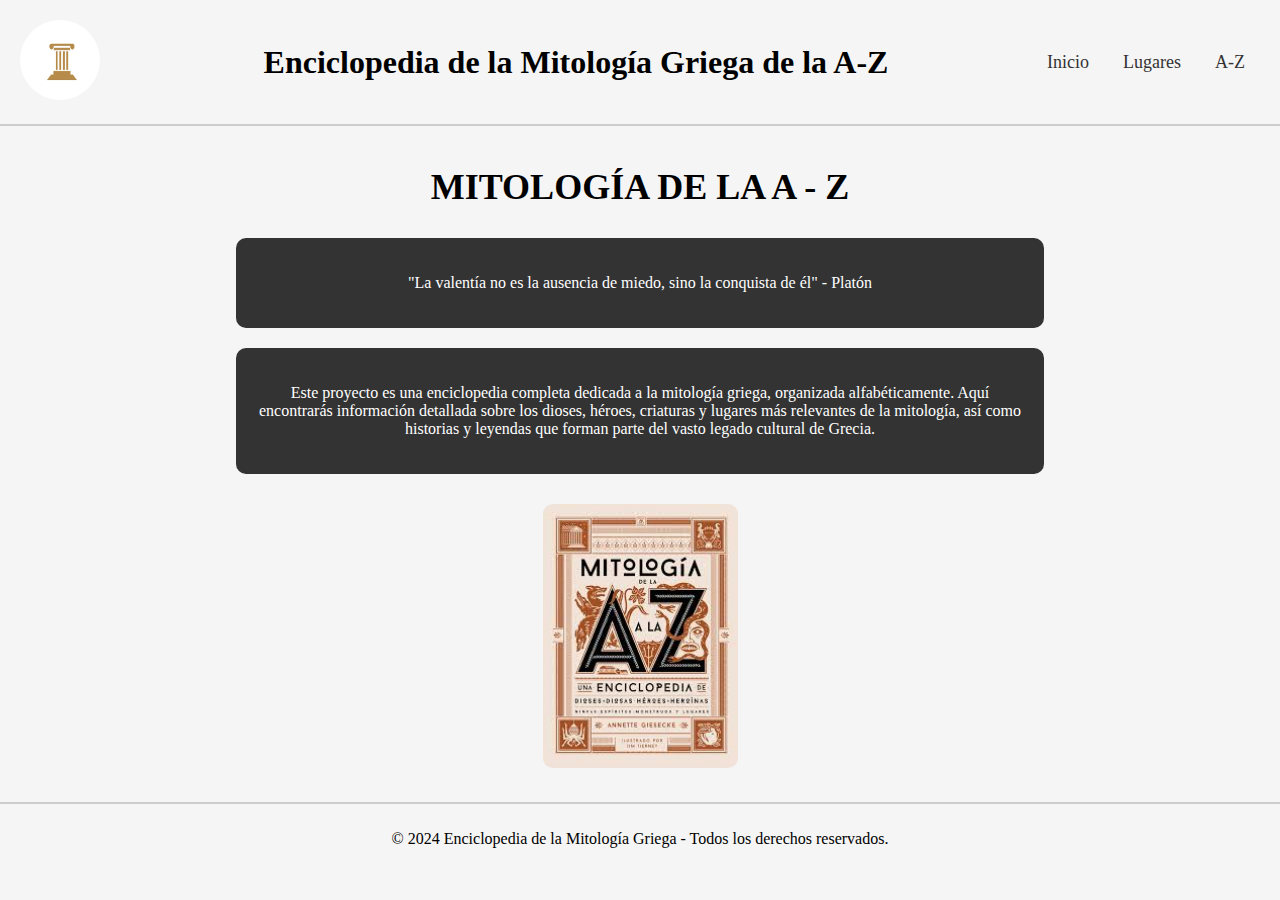
<file: index.html>
<!DOCTYPE html>
<html lang="es">
<head>
    <meta charset="UTF-8">
    <meta name="viewport" content="width=device-width, initial-scale=1.0">
    <title>Enciclopedia de la Mitología Griega de la A-Z</title>
    <link rel="stylesheet" href="styles.css">
</head>
<body>
    <header>
        <div class="header-container">

            <div class="header-image">
                <img src="img/logo_pilar.jpg" alt="Imagen del logo" id="logo">
            </div>

            <h1>Enciclopedia de la Mitología Griega de la A-Z</h1>

            <nav class="nav-links">
                <a href="index.html">Inicio</a>
                <a href="lugares.html">Lugares</a>
                <a href="A-Z.html">A-Z</a>
            </nav>

        </div>
    </header>

    <main>
        <h2>MITOLOGÍA DE LA A - Z</h2>

        <div class="quote-container">
            <p>"La valentía no es la ausencia de miedo, sino la conquista de él" - Platón</p>
        </div>

        <div class="summary-container">
            <p>Este proyecto es una enciclopedia completa dedicada a la mitología griega, organizada alfabéticamente. Aquí encontrarás información detallada sobre los dioses, héroes, criaturas y lugares más relevantes de la mitología, así como historias y leyendas que forman parte del vasto legado cultural de Grecia.</p>
        </div>

        <div class="image-container">
            <img src="img/mitologia.jpeg" alt="Imagen del proyecto" id="centralImage">
        </div>
    </main>

    <footer>
        <p>&copy; 2024 Enciclopedia de la Mitología Griega - Todos los derechos reservados.</p>
    </footer>

</body>
</html>
</file>
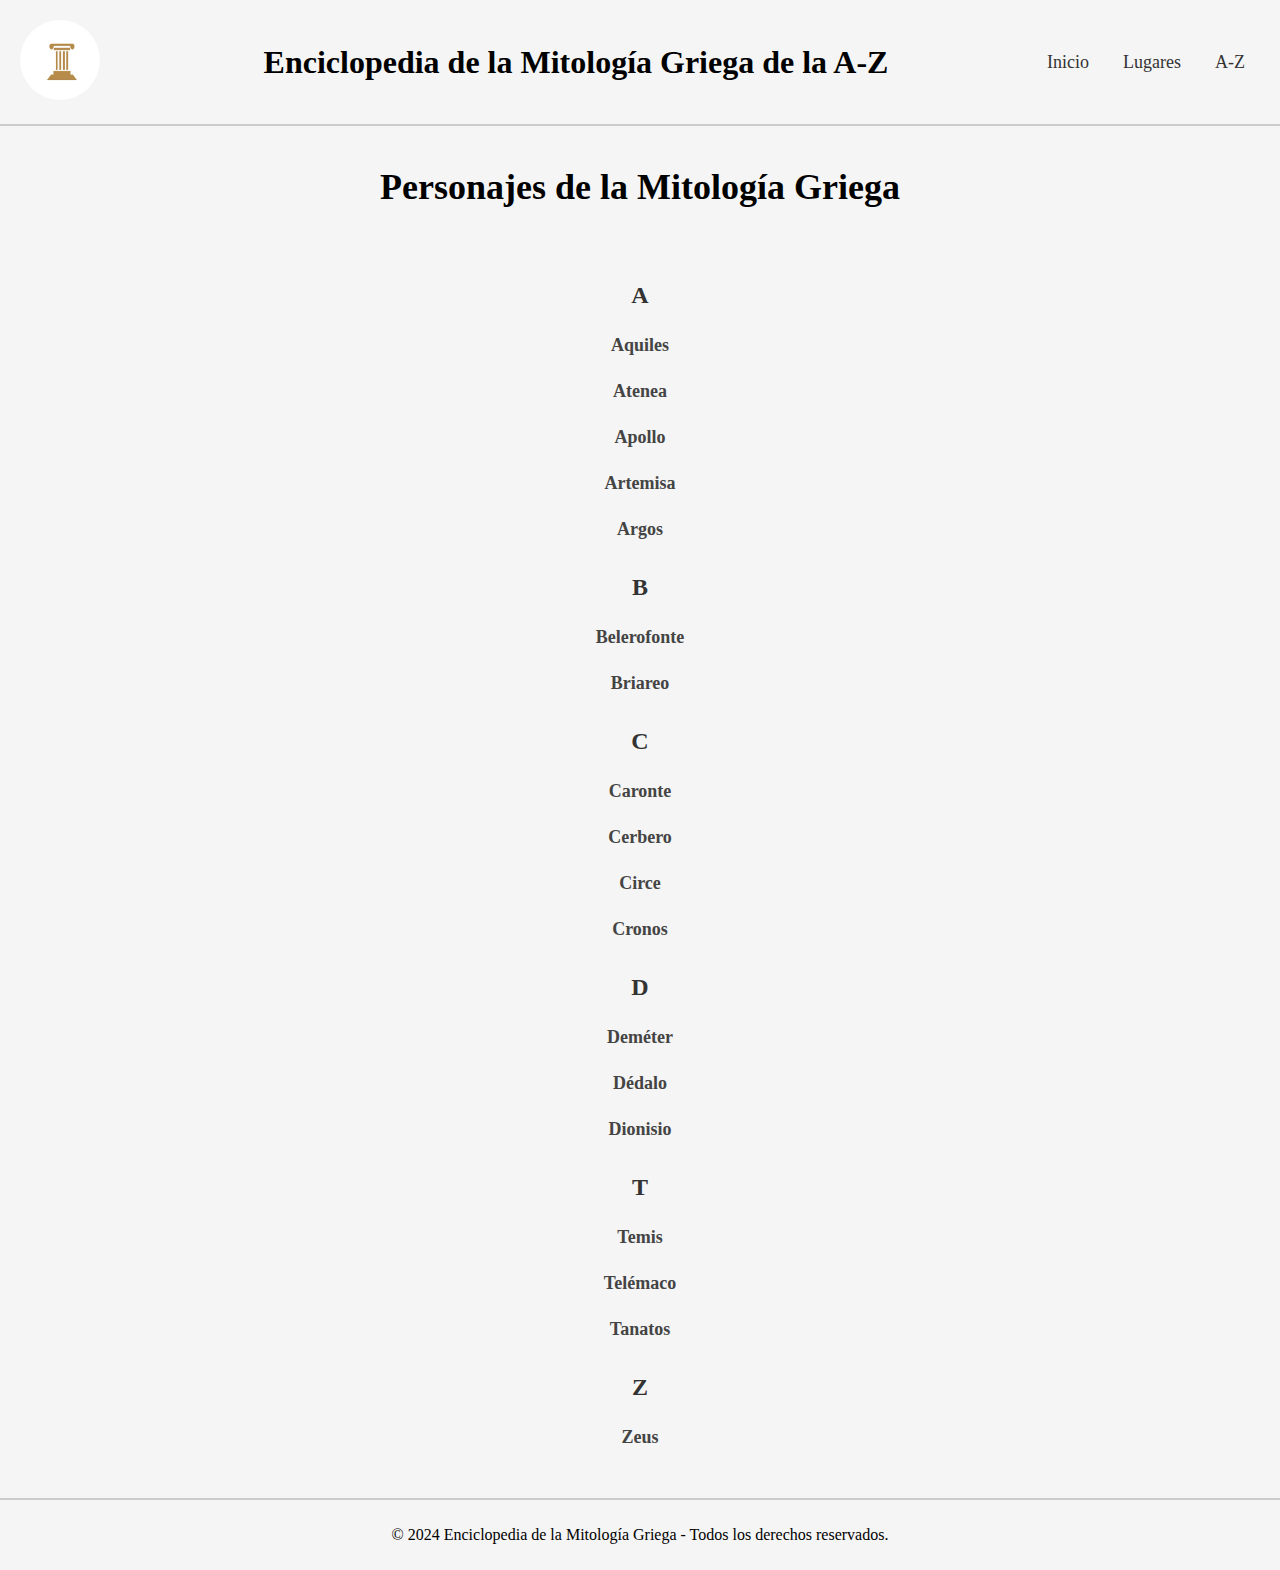
<file: A-Z.html>
<!DOCTYPE html>
<html lang="es">
<head>
    <meta charset="UTF-8">
    <meta name="viewport" content="width=device-width, initial-scale=1.0">
    <title>Personajes de la Mitología Griega</title>
    <link rel="stylesheet" href="styles.css">
</head>
<body>
    <header>
        <div class="header-container">
            <!-- Imagen redondeada -->
            <div class="header-image">
                <img src="img/logo_pilar.jpg" alt="Imagen del logo" id="logo">
            </div>
            <!-- Título del proyecto -->
            <h1>Enciclopedia de la Mitología Griega de la A-Z</h1>
            <!-- Subdivisiones y buscador -->
            <nav class="nav-links">
                <a href="index.html">Inicio</a>
                <a href="lugares.html">Lugares</a>
                <a href="A-Z.html">A-Z</a>
            </nav>

        </div>
    </header>

    <main>
        <!-- Título principal -->
        <h2>Personajes de la Mitología Griega</h2>
        
        <!-- Lista de personajes por letra -->
        <div class="character-list">
            <h3>A</h3>
            <ul>
                <li><a href="A-Z2.html">Aquiles</a></li>
                <li><a href="A-Z2.html">Atenea</a></li>
                <li><a href="A-Z2.html">Apollo</a></li>
                <li><a href="A-Z2.html">Artemisa</a></li>
                <li><a href="A-Z2.html">Argos</a></li>
            </ul>

            <h3>B</h3>
            <ul>
                <li><a href="A-Z2.html">Belerofonte</a></li>
                <li><a href="A-Z2.html">Briareo</a></li>
            </ul>

            <h3>C</h3>
            <ul>
                <li><a href="A-Z2.html">Caronte</a></li>
                <li><a href="A-Z2.html">Cerbero</a></li>
                <li><a href="A-Z2.html">Circe</a></li>
                <li><a href="A-Z2.html">Cronos</a></li>
            </ul>

            <h3>D</h3>
            <ul>
                <li><a href="A-Z2.html">Deméter</a></li>
                <li><a href="A-Z2.html">Dédalo</a></li>
                <li><a href="A-Z2.html">Dionisio</a></li>
            </ul>
            
            <h3>T</h3>
            <ul>
                <li><a href="A-Z2.html">Temis</a></li>
                <li><a href="A-Z2.html">Telémaco</a></li>
                <li><a href="A-Z2.html">Tanatos</a></li>
            </ul>

            <h3>Z</h3>
            <ul>
                <li><a href="A-Z2.html">Zeus</a></li>
            </ul>
        </div>
    </main>

    <footer>
        <p>&copy; 2024 Enciclopedia de la Mitología Griega - Todos los derechos reservados.</p>
    </footer>

</body>
</html>
</file>
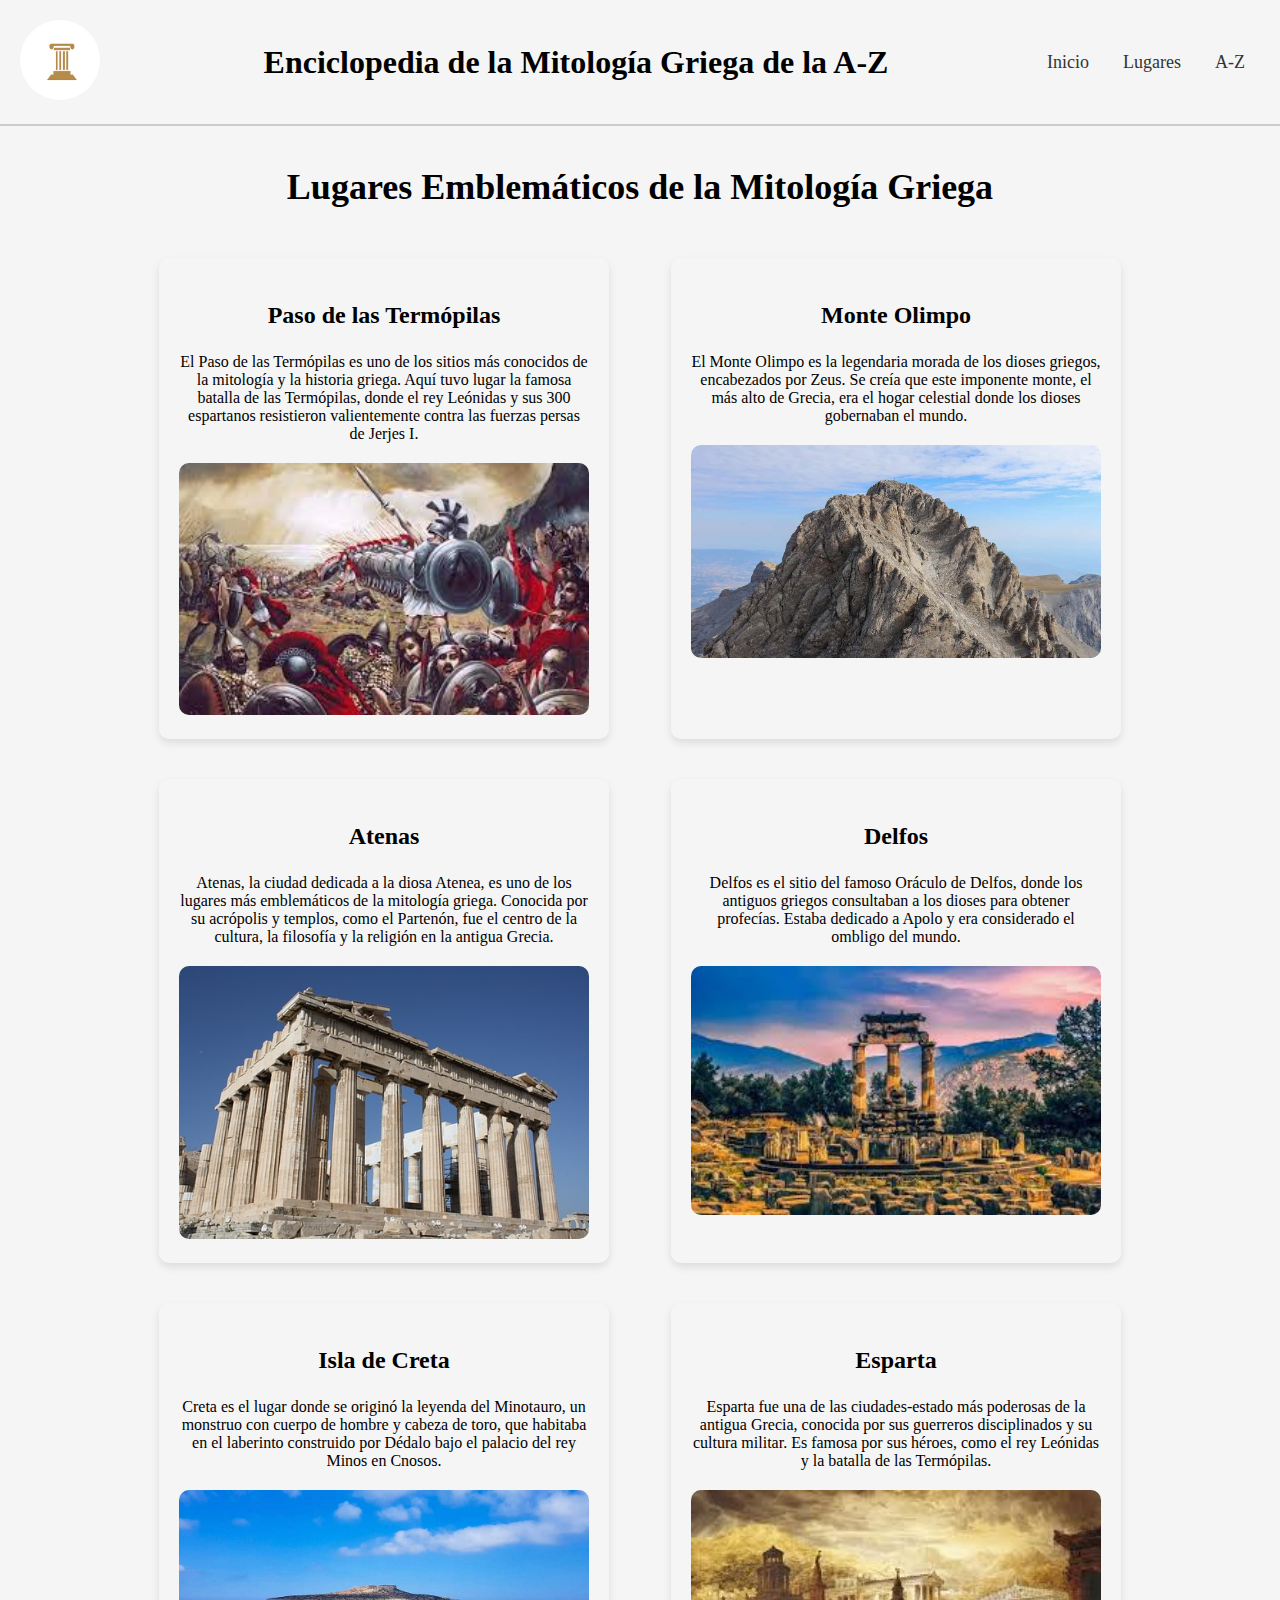
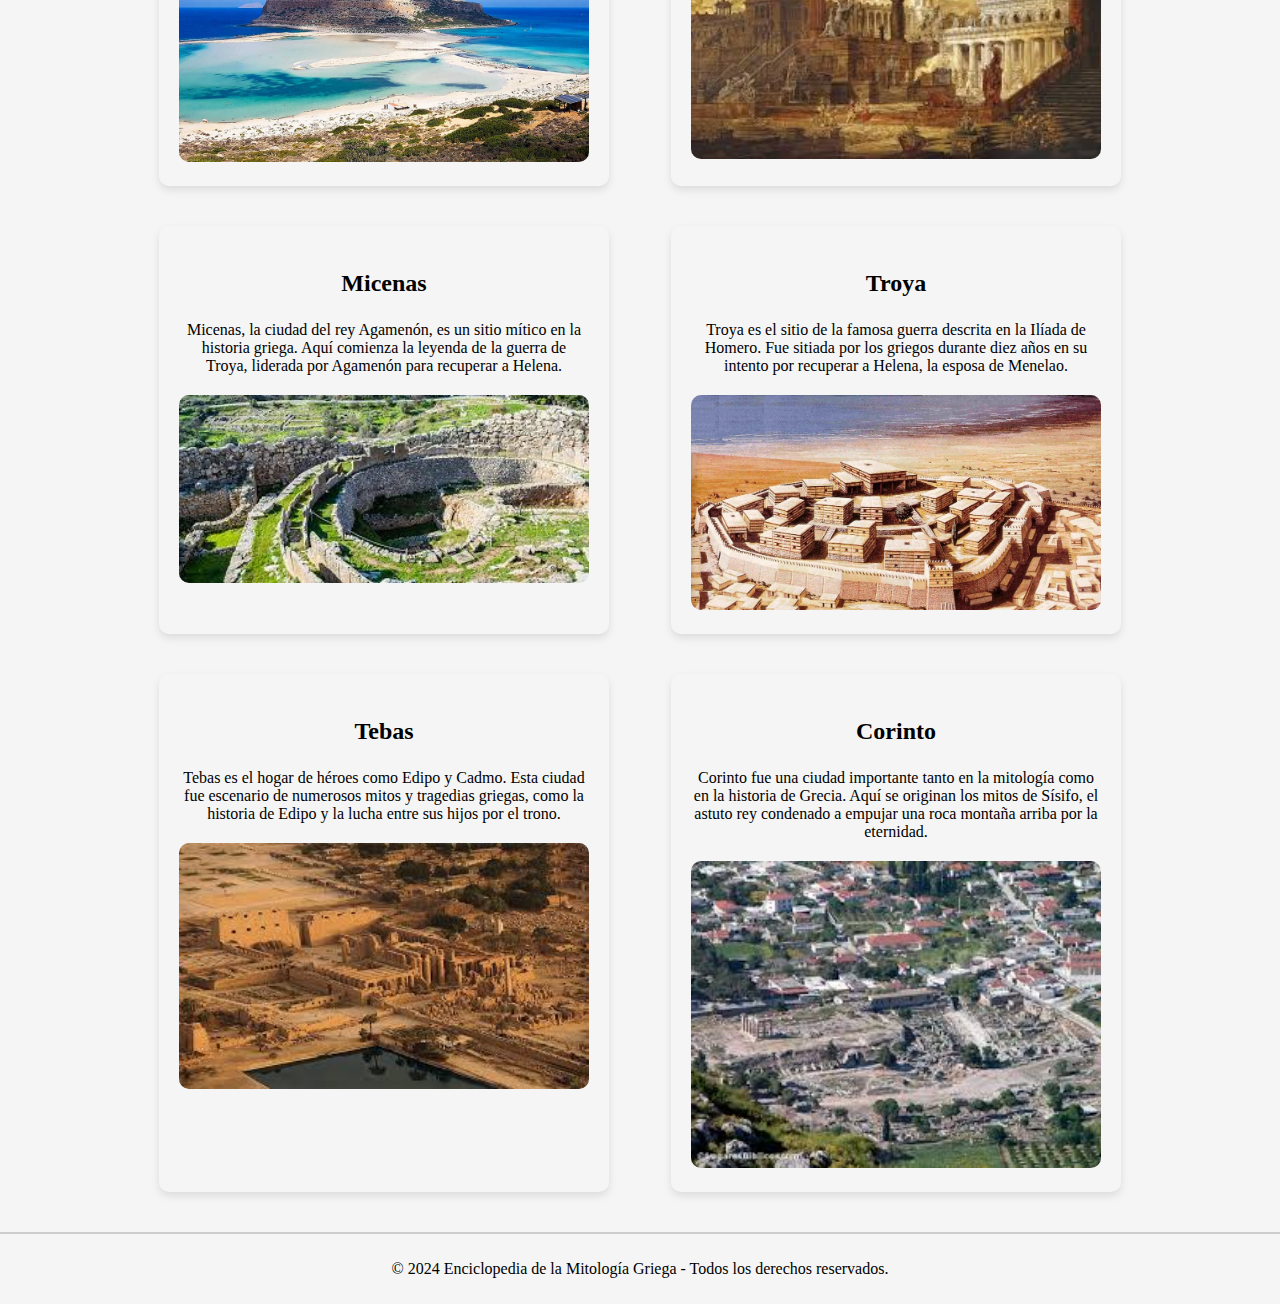
<file: lugares.html>
<!DOCTYPE html>
<html lang="es">
<head>
    <meta charset="UTF-8">
    <meta name="viewport" content="width=device-width, initial-scale=1.0">
    <title>Lugares Emblemáticos - Mitología Griega</title>
    <link rel="stylesheet" href="styles2.css">
</head>
<body>
    <header>
        <div class="header-container">

            <div class="header-image">
                <img src="img/logo_pilar.jpg" alt="Imagen del logo" id="logo">
            </div>
 
            <h1>Enciclopedia de la Mitología Griega de la A-Z</h1>

            <nav class="nav-links">
                <a href="index.html">Inicio</a>
                <a href="lugares.html">Lugares</a>
                <a href="a-z.html">A-Z</a>
            </nav>

        </div>
    </header>

    <main>
        <h2>Lugares Emblemáticos de la Mitología Griega</h2>

        <div class="location-container">
            <!-- Lugar 1: Termópilas -->
            <div class="location">
                <h3>Paso de las Termópilas</h3>
                <p>El Paso de las Termópilas es uno de los sitios más conocidos de la mitología y la historia griega. Aquí tuvo lugar la famosa batalla de las Termópilas, donde el rey Leónidas y sus 300 espartanos resistieron valientemente contra las fuerzas persas de Jerjes I.</p>
                <img src="img/Termopilas.jpeg" alt="Imagen del Paso de las Termópilas" class="location-image">
            </div>

            <!-- Lugar 2: Monte Olimpo -->
            <div class="location">
                <h3>Monte Olimpo</h3>
                <p>El Monte Olimpo es la legendaria morada de los dioses griegos, encabezados por Zeus. Se creía que este imponente monte, el más alto de Grecia, era el hogar celestial donde los dioses gobernaban el mundo.</p>
                <img src="img/monte_olimpo.jpg" alt="Imagen del Monte Olimpo" class="location-image">
            </div>

            <!-- Lugar 3: Atenas -->
            <div class="location">
                <h3>Atenas</h3>
                <p>Atenas, la ciudad dedicada a la diosa Atenea, es uno de los lugares más emblemáticos de la mitología griega. Conocida por su acrópolis y templos, como el Partenón, fue el centro de la cultura, la filosofía y la religión en la antigua Grecia.</p>
                <img src="img/Atenas.jpg" alt="Imagen de Atenas" class="location-image">
            </div>

            <!-- Lugar 4: Delfos -->
            <div class="location">
                <h3>Delfos</h3>
                <p>Delfos es el sitio del famoso Oráculo de Delfos, donde los antiguos griegos consultaban a los dioses para obtener profecías. Estaba dedicado a Apolo y era considerado el ombligo del mundo.</p>
                <img src="img/Delfos.jpeg" alt="Imagen de Delfos" class="location-image">
            </div>

            <!-- Lugar 5: Creta -->
            <div class="location">
                <h3>Isla de Creta</h3>
                <p>Creta es el lugar donde se originó la leyenda del Minotauro, un monstruo con cuerpo de hombre y cabeza de toro, que habitaba en el laberinto construido por Dédalo bajo el palacio del rey Minos en Cnosos.</p>
                <img src="img/Isla_de_creta.jpg" alt="Imagen de Creta" class="location-image">
            </div>

            <!-- Lugar 6: Esparta -->
            <div class="location">
                <h3>Esparta</h3>
                <p>Esparta fue una de las ciudades-estado más poderosas de la antigua Grecia, conocida por sus guerreros disciplinados y su cultura militar. Es famosa por sus héroes, como el rey Leónidas y la batalla de las Termópilas.</p>
                <img src="img/Esparta.jpeg" alt="Imagen de Esparta" class="location-image">
            </div>

            <!-- Lugar 7: Micenas -->
            <div class="location">
                <h3>Micenas</h3>
                <p>Micenas, la ciudad del rey Agamenón, es un sitio mítico en la historia griega. Aquí comienza la leyenda de la guerra de Troya, liderada por Agamenón para recuperar a Helena.</p>
                <img src="img/Micenas.jpeg" alt="Imagen de Micenas" class="location-image">
            </div>

            <!-- Lugar 8: Troya -->
            <div class="location">
                <h3>Troya</h3>
                <p>Troya es el sitio de la famosa guerra descrita en la Ilíada de Homero. Fue sitiada por los griegos durante diez años en su intento por recuperar a Helena, la esposa de Menelao.</p>
                <img src="img/Troya.jpg" alt="Imagen de Troya" class="location-image">
            </div>

            <!-- Lugar 9: Tebas -->
            <div class="location">
                <h3>Tebas</h3>
                <p>Tebas es el hogar de héroes como Edipo y Cadmo. Esta ciudad fue escenario de numerosos mitos y tragedias griegas, como la historia de Edipo y la lucha entre sus hijos por el trono.</p>
                <img src="img/Tebas.jpeg" alt="Imagen de Tebas" class="location-image">
            </div>

            <!-- Lugar 10: Corinto -->
            <div class="location">
                <h3>Corinto</h3>
                <p>Corinto fue una ciudad importante tanto en la mitología como en la historia de Grecia. Aquí se originan los mitos de Sísifo, el astuto rey condenado a empujar una roca montaña arriba por la eternidad.</p>
                <img src="img/Corintio.jpeg" alt="Imagen de Corinto" class="location-image">
            </div>
        </div>
    </main>

    <footer>
        <p>&copy; 2024 Enciclopedia de la Mitología Griega - Todos los derechos reservados.</p>
    </footer>

</body>
</html>
</file>
<file: styles.css>
/* Estilos generales */
body {
    font-family: 'Times New Roman', serif;
    background-color: whitesmoke;
    margin: 0;
    padding: 0;
}

/* Estilos para el header */
header {
    background-color: #f5f5f5;
    padding: 20px;
    border-bottom: 2px solid #ccc;
}

.header-container {
    display: flex;
    align-items: center;
    justify-content: space-between;
}

.header-image img {
    width: 80px;
    height: 80px;
    border-radius: 50%;
}

h1 {
    font-size: 32px;
    margin-left: 20px;
}

.nav-links a {
    margin: 0 15px;
    text-decoration: none;
    font-size: 18px;
    color: #333;
}

.nav-links a:hover {
    text-decoration: underline;
}

.search-bar {
    display: flex;
    align-items: center;
}

.search-bar input {
    padding: 5px;
    font-size: 16px;
    border: 1px solid #ccc;
    border-radius: 5px;
    margin-right: 10px;
}

.search-bar button {
    padding: 5px 10px;
    font-size: 16px;
    background-color: #333;
    color: white;
    border: none;
    border-radius: 5px;
}

h2 {
    font-size: 36px;
    text-align: center;
    margin-top: 40px;
}

/* Contenedor de la frase */
.quote-container {
    background-color: #333;
    color: white;
    text-align: center;
    padding: 20px;
    margin: 20px auto;
    width: 60%;
    border-radius: 10px;
}

.summary-container {
    background-color: #333;
    color: white;
    text-align: center;
    padding: 20px;
    margin: 20px auto;
    width: 60%;
    border-radius: 10px;
}

/* Contenedor para la imagen central */
.image-container {
    text-align: center;
    margin: 30px 0;
}

.image-container img {
    width: 195px;
    height: auto;
    border-radius: 10px;
}

/* Estilos para el footer */
footer {
    background-color: #f5f5f5;
    padding: 10px;
    text-align: center;
    border-top: 2px solid #ccc;
}

/* Estilos para la lista de personajes */
.character-list {
    width: 60%;
    margin: 0 auto; /* Centra el contenido */
    padding: 20px;
    text-align: center;
}

.character-list h3 {
    font-size: 24px; /* Tamaño del subtítulo (letras A, B, C, etc.) */
    margin-bottom: 10px;
    color: #333; /* Color oscuro para destacar */
}

.character-list ul {
    list-style-type: none; /* Elimina los bullets de la lista */
    padding: 0;
    margin-bottom: 20px; /* Espacio entre las listas de cada letra */
}

.character-list li {
    font-size: 18px; /* Tamaño de letra para los nombres de los personajes */
    color: #444; /* Color de las letras */
    margin: 5px 0; /* Espaciado entre los elementos de la lista */
    padding: 10px;
    background-color: #f5f5f5; /* Fondo claro para cada nombre */
    border-radius: 5px; /* Bordes redondeados */
}

.character-list li:hover {
    background-color: #ddd; /* Efecto hover para cada nombre */
    cursor: pointer;
}

/* Estilos para la sección de personajes */
.characters-section {
    width: 80%;
    margin: 0 auto;
    padding: 20px;
}

.character-row {
    display: flex;
    justify-content: space-between;
    margin-bottom: 20px;
}

.character-box {
    width: 48%;
    background-color: #f5f5f5;
    padding: 15px;
    text-align: center;
    border-radius: 10px;
    box-shadow: 0px 2px 5px rgba(0, 0, 0, 0.1);
}

.character-box img {
    width: 100%;
    height: auto;
    border-radius: 10px;
    margin-bottom: 10px;
}

.character-box h4 {
    font-size: 22px;
    margin-bottom: 10px;
    color: #333;
}

.character-box p {
    font-size: 16px;
    color: #444;
}

/* Estilos para los enlaces dentro de la lista de personajes */
.character-list a {
    text-decoration: none; /* Elimina el subrayado */
    color: inherit; /* Mantiene el color de texto del contenedor (hereda) */
    font-weight: bold; /* Hace que el texto sea más fuerte, si lo prefieres */
    cursor: pointer; /* Cambia el cursor a mano cuando se pasa por encima */
}

.character-list a:hover {
    color: #333; /* Cambia el color al pasar el ratón, si lo deseas */
    transition: color 0.3s ease; /* Añade una transición suave en el color */
}
</file>
<file: styles2.css>
/* Estilos generales */
body {
    font-family: 'Times New Roman', serif;
    background-color: whitesmoke;
    margin: 0;
    padding: 0;
}

/* Estilos para el header */
header {
    background-color: #f5f5f5;
    padding: 20px;
    border-bottom: 2px solid #ccc;
}

.header-container {
    display: flex;
    align-items: center;
    justify-content: space-between;
}

.header-image img {
    width: 80px;
    height: 80px;
    border-radius: 50%;
}

h1 {
    font-size: 32px;
    margin-left: 20px;
}

.nav-links a {
    margin: 0 15px;
    text-decoration: none;
    font-size: 18px;
    color: #333;
}

.nav-links a:hover {
    text-decoration: underline;
}

.search-bar {
    display: flex;
    align-items: center;
}

.search-bar input {
    padding: 5px;
    font-size: 16px;
    border: 1px solid #ccc;
    border-radius: 5px;
    margin-right: 10px;
}

.search-bar button {
    padding: 5px 10px;
    font-size: 16px;
    background-color: #333;
    color: white;
    border: none;
    border-radius: 5px;
}

h2 {
    font-size: 36px;
    text-align: center;
    margin-top: 40px;
}

/* Contenedores para los lugares */
.location-container {
    display: flex;
    flex-wrap: wrap;
    justify-content: space-around;
    margin: 20px auto;
    width: 80%;
}

.location {
    background-color: #f5f5f5;
    padding: 20px;
    margin: 20px;
    width: 40%;
    border-radius: 10px;
    box-shadow: 0 4px 8px rgba(0, 0, 0, 0.1);
    text-align: center;
}

.location h3 {
    font-size: 24px;
}

.location p {
    font-size: 16px;
    margin: 10px 0;
}

.location-image {
    width: 100%;
    height: auto;
    border-radius: 10px;
    margin-top: 10px;
}

/* Estilos para el footer */
footer {
    background-color: #f5f5f5;
    padding: 10px;
    text-align: center;
    border-top: 2px solid #ccc;
}
</file>
